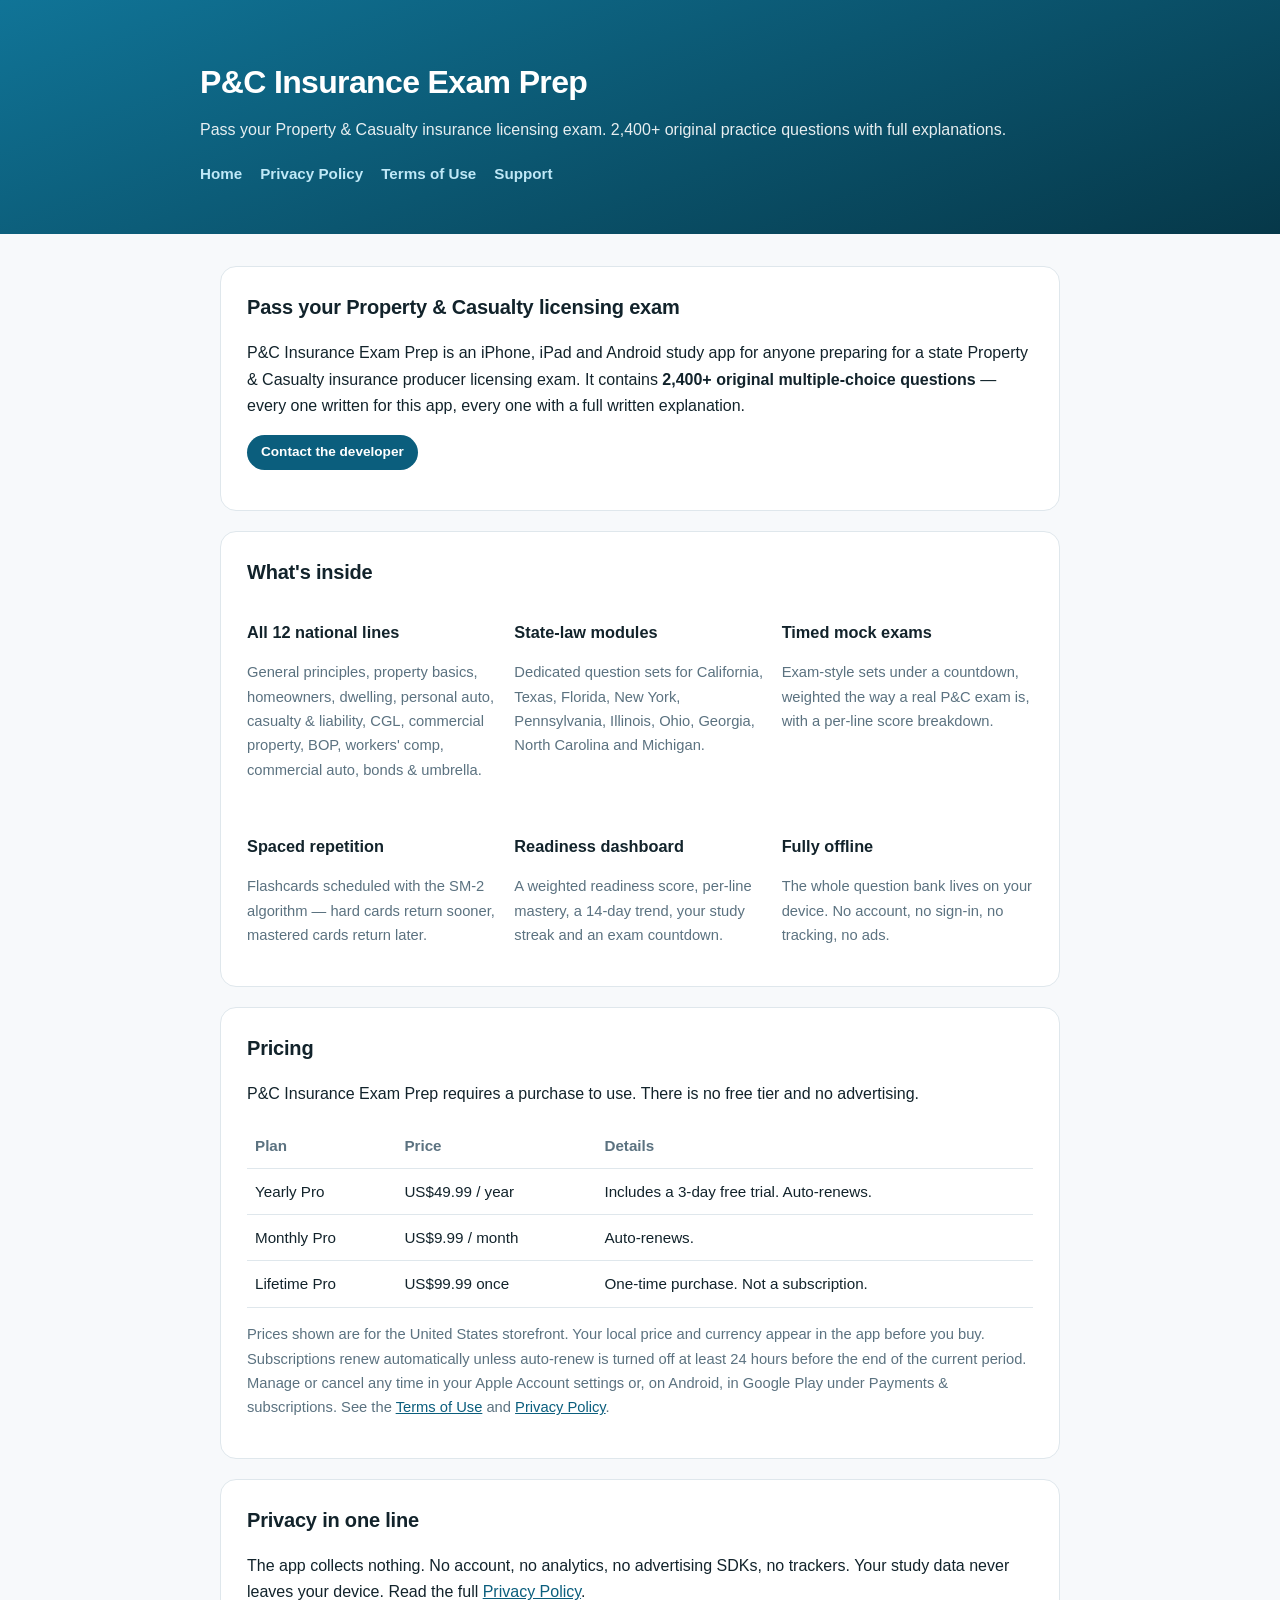
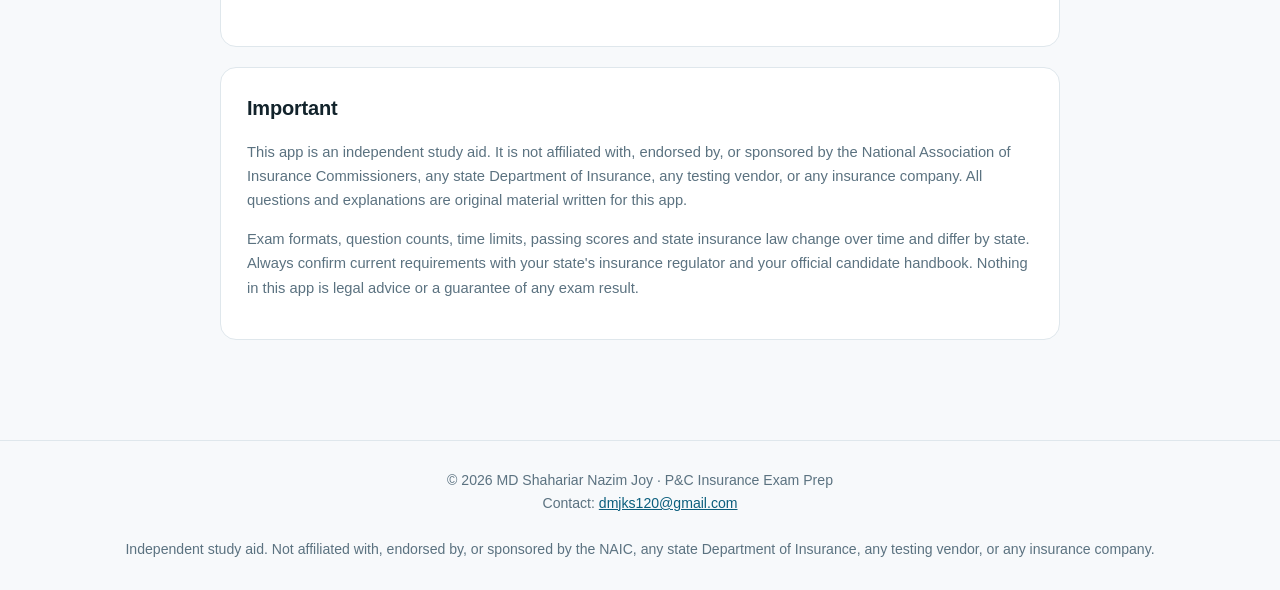
<file: index.html>
<!doctype html>
<html lang="en">
<head>
<meta charset="utf-8">
<meta name="viewport" content="width=device-width,initial-scale=1">
<title>P&amp;C Insurance Exam Prep · P&amp;C Insurance Exam Prep</title>
<meta name="description" content="Pass your Property &amp; Casualty insurance licensing exam. 2,400+ original practice questions with full explanations.">
<link rel="stylesheet" href="style.css">
</head>
<body>
<header><div class="wrap">
<h1>P&amp;C Insurance Exam Prep</h1>
<p>Pass your Property &amp; Casualty insurance licensing exam. 2,400+ original practice questions with full explanations.</p>
<nav>
<a href="index.html">Home</a>
<a href="privacy.html">Privacy Policy</a>
<a href="terms.html">Terms of Use</a>
<a href="support.html">Support</a>
</nav>
</div></header>
<main>
<div class="card">
<h2>Pass your Property &amp; Casualty licensing exam</h2>
<p>P&amp;C Insurance Exam Prep is an iPhone, iPad and Android study app for anyone preparing for a state Property &amp; Casualty insurance producer licensing exam. It contains <strong>2,400+ original multiple-choice questions</strong> — every one written for this app, every one with a full written explanation.</p>
<p><a class="pill" href="mailto:dmjks120@gmail.com">Contact the developer</a></p>
</div>

<div class="card">
<h2>What's inside</h2>
<div class="features">
<div><h3>All 12 national lines</h3><p class="muted">General principles, property basics, homeowners, dwelling, personal auto, casualty &amp; liability, CGL, commercial property, BOP, workers' comp, commercial auto, bonds &amp; umbrella.</p></div>
<div><h3>State-law modules</h3><p class="muted">Dedicated question sets for California, Texas, Florida, New York, Pennsylvania, Illinois, Ohio, Georgia, North Carolina and Michigan.</p></div>
<div><h3>Timed mock exams</h3><p class="muted">Exam-style sets under a countdown, weighted the way a real P&amp;C exam is, with a per-line score breakdown.</p></div>
<div><h3>Spaced repetition</h3><p class="muted">Flashcards scheduled with the SM-2 algorithm — hard cards return sooner, mastered cards return later.</p></div>
<div><h3>Readiness dashboard</h3><p class="muted">A weighted readiness score, per-line mastery, a 14-day trend, your study streak and an exam countdown.</p></div>
<div><h3>Fully offline</h3><p class="muted">The whole question bank lives on your device. No account, no sign-in, no tracking, no ads.</p></div>
</div>
</div>

<div class="card">
<h2>Pricing</h2>
<p>P&amp;C Insurance Exam Prep requires a purchase to use. There is no free tier and no advertising.</p>
<table>
<tr><th>Plan</th><th>Price</th><th>Details</th></tr>
<tr><td>Yearly Pro</td><td>US$49.99 / year</td><td>Includes a 3-day free trial. Auto-renews.</td></tr>
<tr><td>Monthly Pro</td><td>US$9.99 / month</td><td>Auto-renews.</td></tr>
<tr><td>Lifetime Pro</td><td>US$99.99 once</td><td>One-time purchase. Not a subscription.</td></tr>
</table>
<p class="muted">Prices shown are for the United States storefront. Your local price and currency appear in the app before you buy. Subscriptions renew automatically unless auto-renew is turned off at least 24 hours before the end of the current period. Manage or cancel any time in your Apple Account settings or, on Android, in Google Play under Payments &amp; subscriptions. See the <a href="terms.html">Terms of Use</a> and <a href="privacy.html">Privacy Policy</a>.</p>
</div>

<div class="card">
<h2>Privacy in one line</h2>
<p>The app collects nothing. No account, no analytics, no advertising SDKs, no trackers. Your study data never leaves your device. Read the full <a href="privacy.html">Privacy Policy</a>.</p>
</div>

<div class="card">
<h2>Important</h2>
<p class="muted">This app is an independent study aid. It is not affiliated with, endorsed by, or sponsored by the National Association of Insurance Commissioners, any state Department of Insurance, any testing vendor, or any insurance company. All questions and explanations are original material written for this app.</p>
<p class="muted">Exam formats, question counts, time limits, passing scores and state insurance law change over time and differ by state. Always confirm current requirements with your state's insurance regulator and your official candidate handbook. Nothing in this app is legal advice or a guarantee of any exam result.</p>
</div>
</main>
<footer>
© 2026 MD Shahariar Nazim Joy · P&amp;C Insurance Exam Prep<br>
Contact: <a href="mailto:dmjks120@gmail.com">dmjks120@gmail.com</a><br><br>
Independent study aid. Not affiliated with, endorsed by, or sponsored by the NAIC, any state Department of Insurance, any testing vendor, or any insurance company.
</footer>
</body>
</html>
</file>
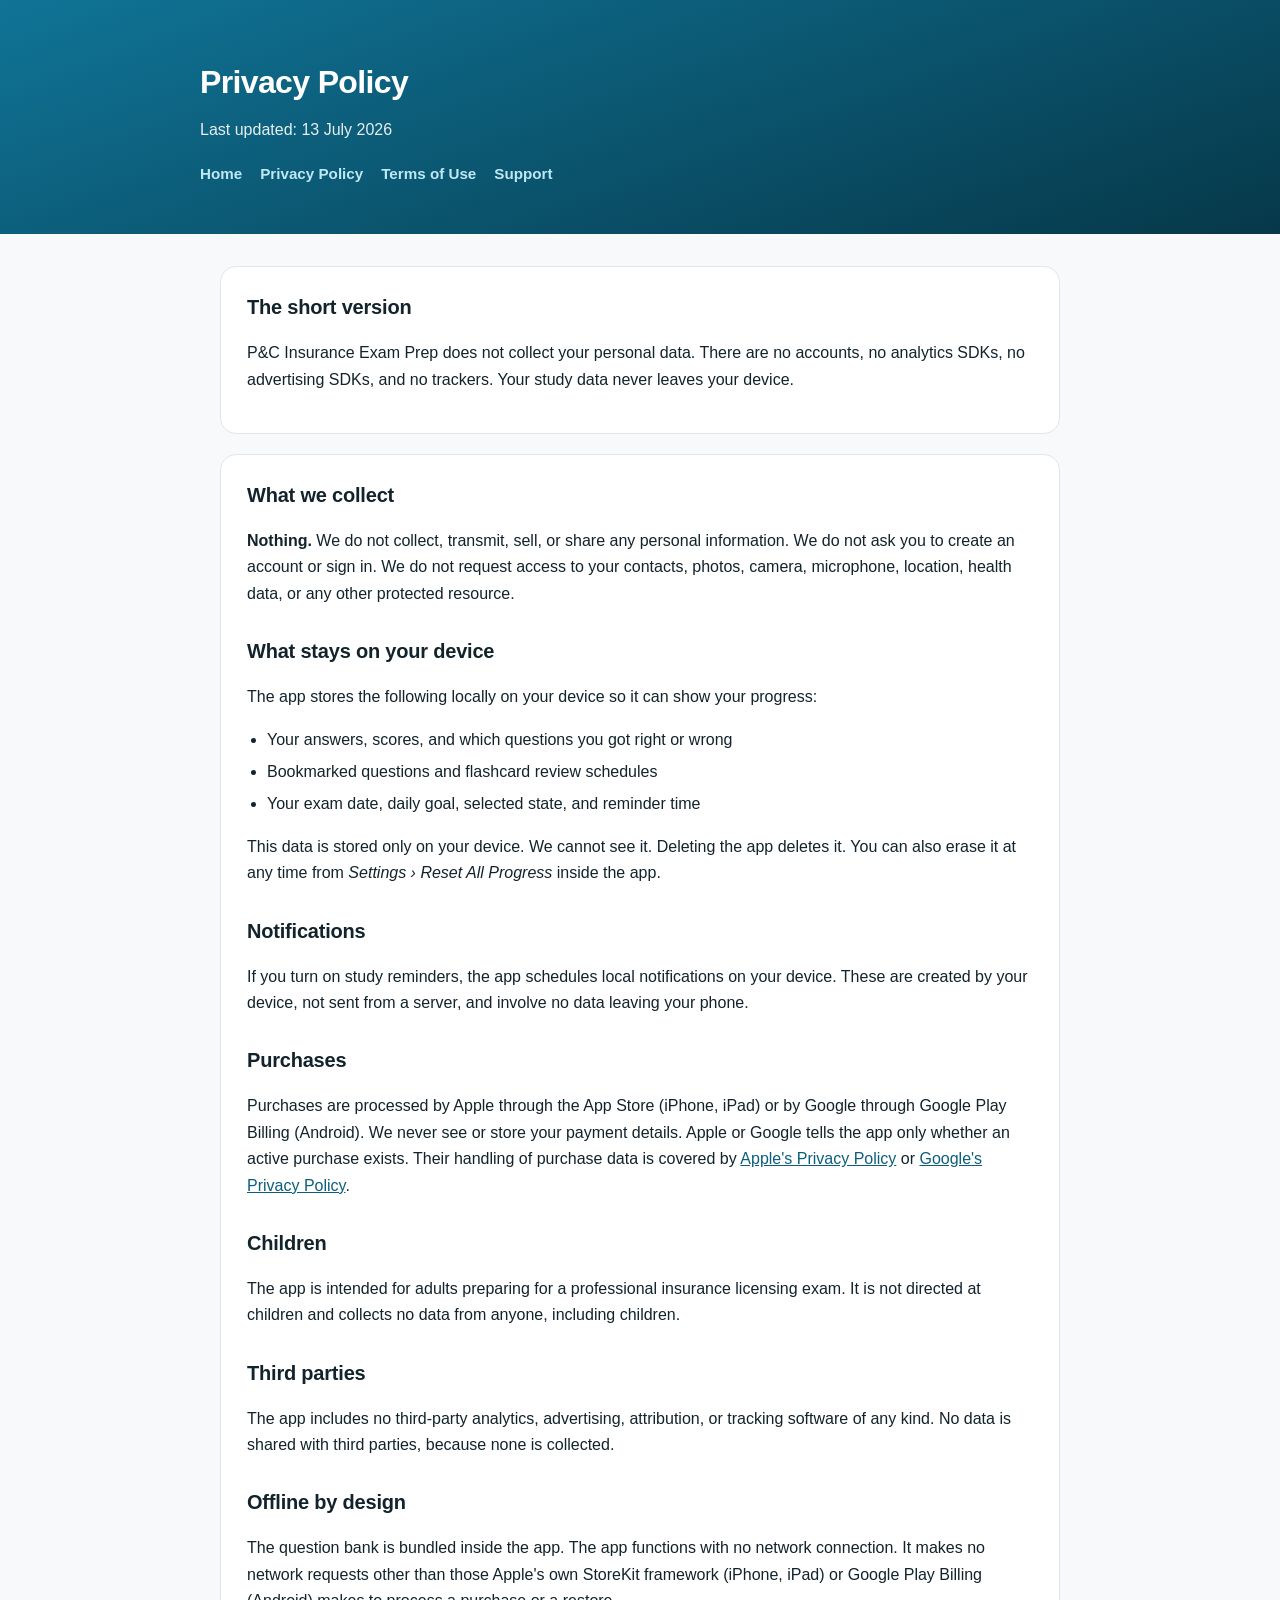
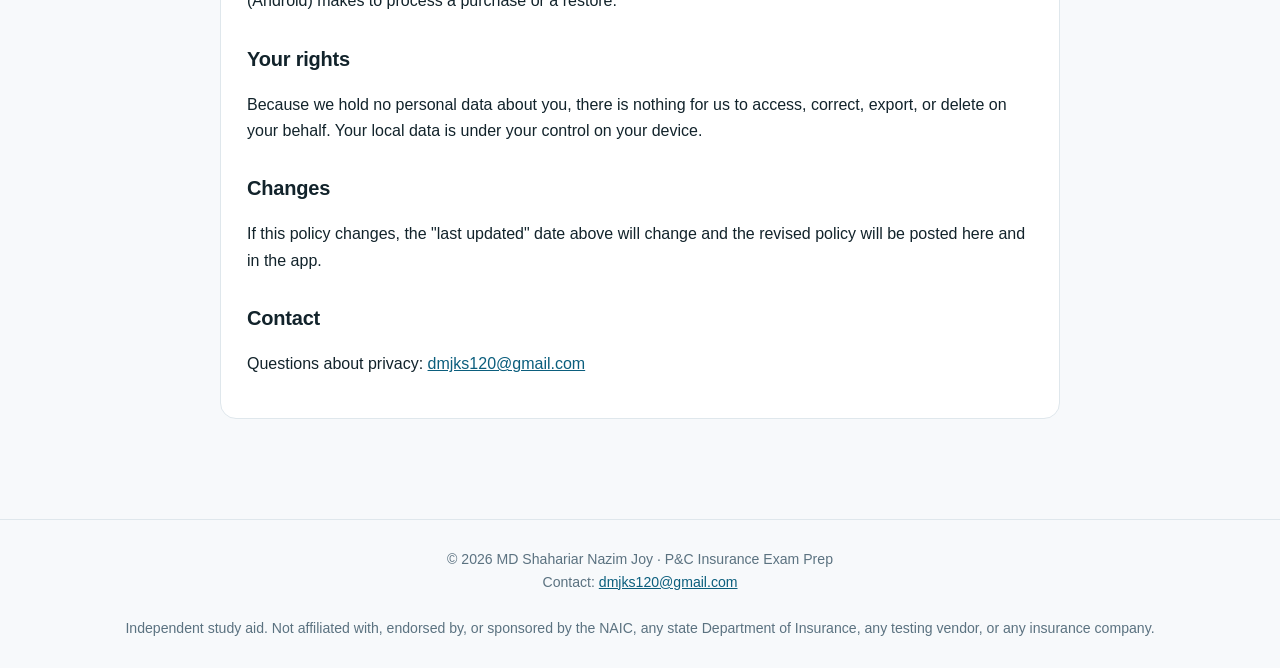
<file: privacy.html>
<!doctype html>
<html lang="en">
<head>
<meta charset="utf-8">
<meta name="viewport" content="width=device-width,initial-scale=1">
<title>Privacy Policy · P&amp;C Insurance Exam Prep</title>
<meta name="description" content="Last updated: 13 July 2026">
<link rel="stylesheet" href="style.css">
</head>
<body>
<header><div class="wrap">
<h1>Privacy Policy</h1>
<p>Last updated: 13 July 2026</p>
<nav>
<a href="index.html">Home</a>
<a href="privacy.html">Privacy Policy</a>
<a href="terms.html">Terms of Use</a>
<a href="support.html">Support</a>
</nav>
</div></header>
<main>
<div class="card">
<h2>The short version</h2>
<p>P&amp;C Insurance Exam Prep does not collect your personal data. There are no accounts, no analytics SDKs, no advertising SDKs, and no trackers. Your study data never leaves your device.</p>
</div>

<div class="card">
<h2>What we collect</h2>
<p><strong>Nothing.</strong> We do not collect, transmit, sell, or share any personal information. We do not ask you to create an account or sign in. We do not request access to your contacts, photos, camera, microphone, location, health data, or any other protected resource.</p>

<h2>What stays on your device</h2>
<p>The app stores the following locally on your device so it can show your progress:</p>
<ul>
<li>Your answers, scores, and which questions you got right or wrong</li>
<li>Bookmarked questions and flashcard review schedules</li>
<li>Your exam date, daily goal, selected state, and reminder time</li>
</ul>
<p>This data is stored only on your device. We cannot see it. Deleting the app deletes it. You can also erase it at any time from <em>Settings › Reset All Progress</em> inside the app.</p>

<h2>Notifications</h2>
<p>If you turn on study reminders, the app schedules local notifications on your device. These are created by your device, not sent from a server, and involve no data leaving your phone.</p>

<h2>Purchases</h2>
<p>Purchases are processed by Apple through the App Store (iPhone, iPad) or by Google through Google Play Billing (Android). We never see or store your payment details. Apple or Google tells the app only whether an active purchase exists. Their handling of purchase data is covered by <a href="https://www.apple.com/legal/privacy/">Apple's Privacy Policy</a> or <a href="https://policies.google.com/privacy">Google's Privacy Policy</a>.</p>

<h2>Children</h2>
<p>The app is intended for adults preparing for a professional insurance licensing exam. It is not directed at children and collects no data from anyone, including children.</p>

<h2>Third parties</h2>
<p>The app includes no third-party analytics, advertising, attribution, or tracking software of any kind. No data is shared with third parties, because none is collected.</p>

<h2>Offline by design</h2>
<p>The question bank is bundled inside the app. The app functions with no network connection. It makes no network requests other than those Apple's own StoreKit framework (iPhone, iPad) or Google Play Billing (Android) makes to process a purchase or a restore.</p>

<h2>Your rights</h2>
<p>Because we hold no personal data about you, there is nothing for us to access, correct, export, or delete on your behalf. Your local data is under your control on your device.</p>

<h2>Changes</h2>
<p>If this policy changes, the "last updated" date above will change and the revised policy will be posted here and in the app.</p>

<h2>Contact</h2>
<p>Questions about privacy: <a href="mailto:dmjks120@gmail.com">dmjks120@gmail.com</a></p>
</div>
</main>
<footer>
© 2026 MD Shahariar Nazim Joy · P&amp;C Insurance Exam Prep<br>
Contact: <a href="mailto:dmjks120@gmail.com">dmjks120@gmail.com</a><br><br>
Independent study aid. Not affiliated with, endorsed by, or sponsored by the NAIC, any state Department of Insurance, any testing vendor, or any insurance company.
</footer>
</body>
</html>
</file>
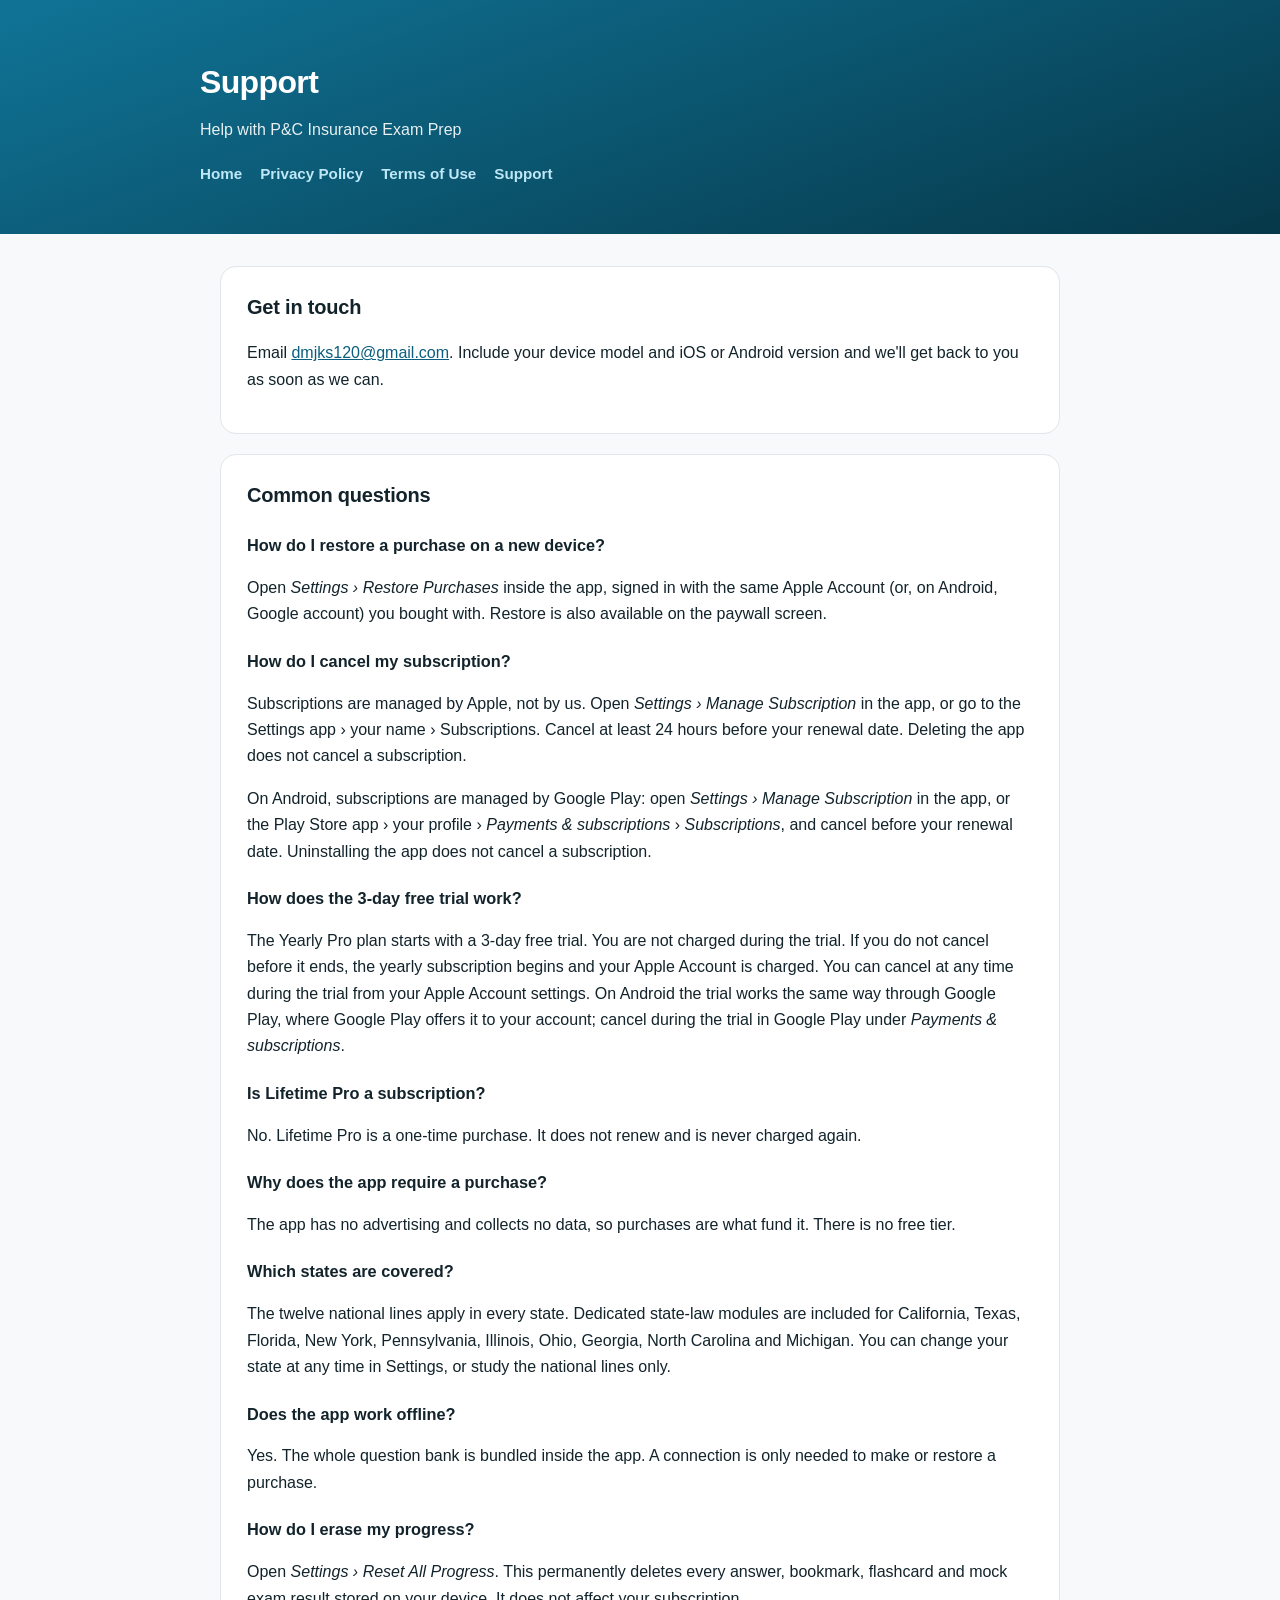
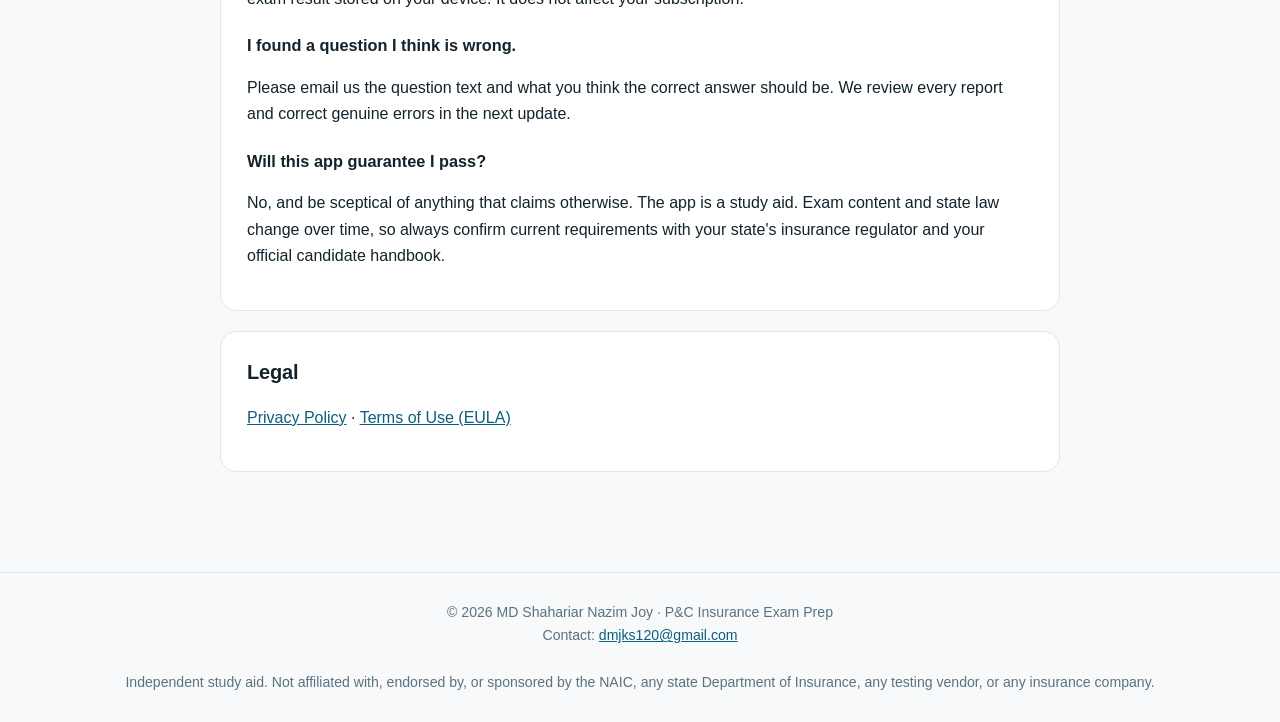
<file: support.html>
<!doctype html>
<html lang="en">
<head>
<meta charset="utf-8">
<meta name="viewport" content="width=device-width,initial-scale=1">
<title>Support · P&amp;C Insurance Exam Prep</title>
<meta name="description" content="Help with P&amp;C Insurance Exam Prep">
<link rel="stylesheet" href="style.css">
</head>
<body>
<header><div class="wrap">
<h1>Support</h1>
<p>Help with P&amp;C Insurance Exam Prep</p>
<nav>
<a href="index.html">Home</a>
<a href="privacy.html">Privacy Policy</a>
<a href="terms.html">Terms of Use</a>
<a href="support.html">Support</a>
</nav>
</div></header>
<main>
<div class="card">
<h2>Get in touch</h2>
<p>Email <a href="mailto:dmjks120@gmail.com">dmjks120@gmail.com</a>. Include your device model and iOS or Android version and we'll get back to you as soon as we can.</p>
</div>

<div class="card">
<h2>Common questions</h2>

<h3>How do I restore a purchase on a new device?</h3>
<p>Open <em>Settings › Restore Purchases</em> inside the app, signed in with the same Apple Account (or, on Android, Google account) you bought with. Restore is also available on the paywall screen.</p>

<h3>How do I cancel my subscription?</h3>
<p>Subscriptions are managed by Apple, not by us. Open <em>Settings › Manage Subscription</em> in the app, or go to the Settings app › your name › Subscriptions. Cancel at least 24 hours before your renewal date. Deleting the app does not cancel a subscription.</p>
<p>On Android, subscriptions are managed by Google Play: open <em>Settings › Manage Subscription</em> in the app, or the Play Store app › your profile › <em>Payments &amp; subscriptions</em> › <em>Subscriptions</em>, and cancel before your renewal date. Uninstalling the app does not cancel a subscription.</p>

<h3>How does the 3-day free trial work?</h3>
<p>The Yearly Pro plan starts with a 3-day free trial. You are not charged during the trial. If you do not cancel before it ends, the yearly subscription begins and your Apple Account is charged. You can cancel at any time during the trial from your Apple Account settings. On Android the trial works the same way through Google Play, where Google Play offers it to your account; cancel during the trial in Google Play under <em>Payments &amp; subscriptions</em>.</p>

<h3>Is Lifetime Pro a subscription?</h3>
<p>No. Lifetime Pro is a one-time purchase. It does not renew and is never charged again.</p>

<h3>Why does the app require a purchase?</h3>
<p>The app has no advertising and collects no data, so purchases are what fund it. There is no free tier.</p>

<h3>Which states are covered?</h3>
<p>The twelve national lines apply in every state. Dedicated state-law modules are included for California, Texas, Florida, New York, Pennsylvania, Illinois, Ohio, Georgia, North Carolina and Michigan. You can change your state at any time in Settings, or study the national lines only.</p>

<h3>Does the app work offline?</h3>
<p>Yes. The whole question bank is bundled inside the app. A connection is only needed to make or restore a purchase.</p>

<h3>How do I erase my progress?</h3>
<p>Open <em>Settings › Reset All Progress</em>. This permanently deletes every answer, bookmark, flashcard and mock exam result stored on your device. It does not affect your subscription.</p>

<h3>I found a question I think is wrong.</h3>
<p>Please email us the question text and what you think the correct answer should be. We review every report and correct genuine errors in the next update.</p>

<h3>Will this app guarantee I pass?</h3>
<p>No, and be sceptical of anything that claims otherwise. The app is a study aid. Exam content and state law change over time, so always confirm current requirements with your state's insurance regulator and your official candidate handbook.</p>
</div>

<div class="card">
<h2>Legal</h2>
<p><a href="privacy.html">Privacy Policy</a> · <a href="terms.html">Terms of Use (EULA)</a></p>
</div>
</main>
<footer>
© 2026 MD Shahariar Nazim Joy · P&amp;C Insurance Exam Prep<br>
Contact: <a href="mailto:dmjks120@gmail.com">dmjks120@gmail.com</a><br><br>
Independent study aid. Not affiliated with, endorsed by, or sponsored by the NAIC, any state Department of Insurance, any testing vendor, or any insurance company.
</footer>
</body>
</html>
</file>
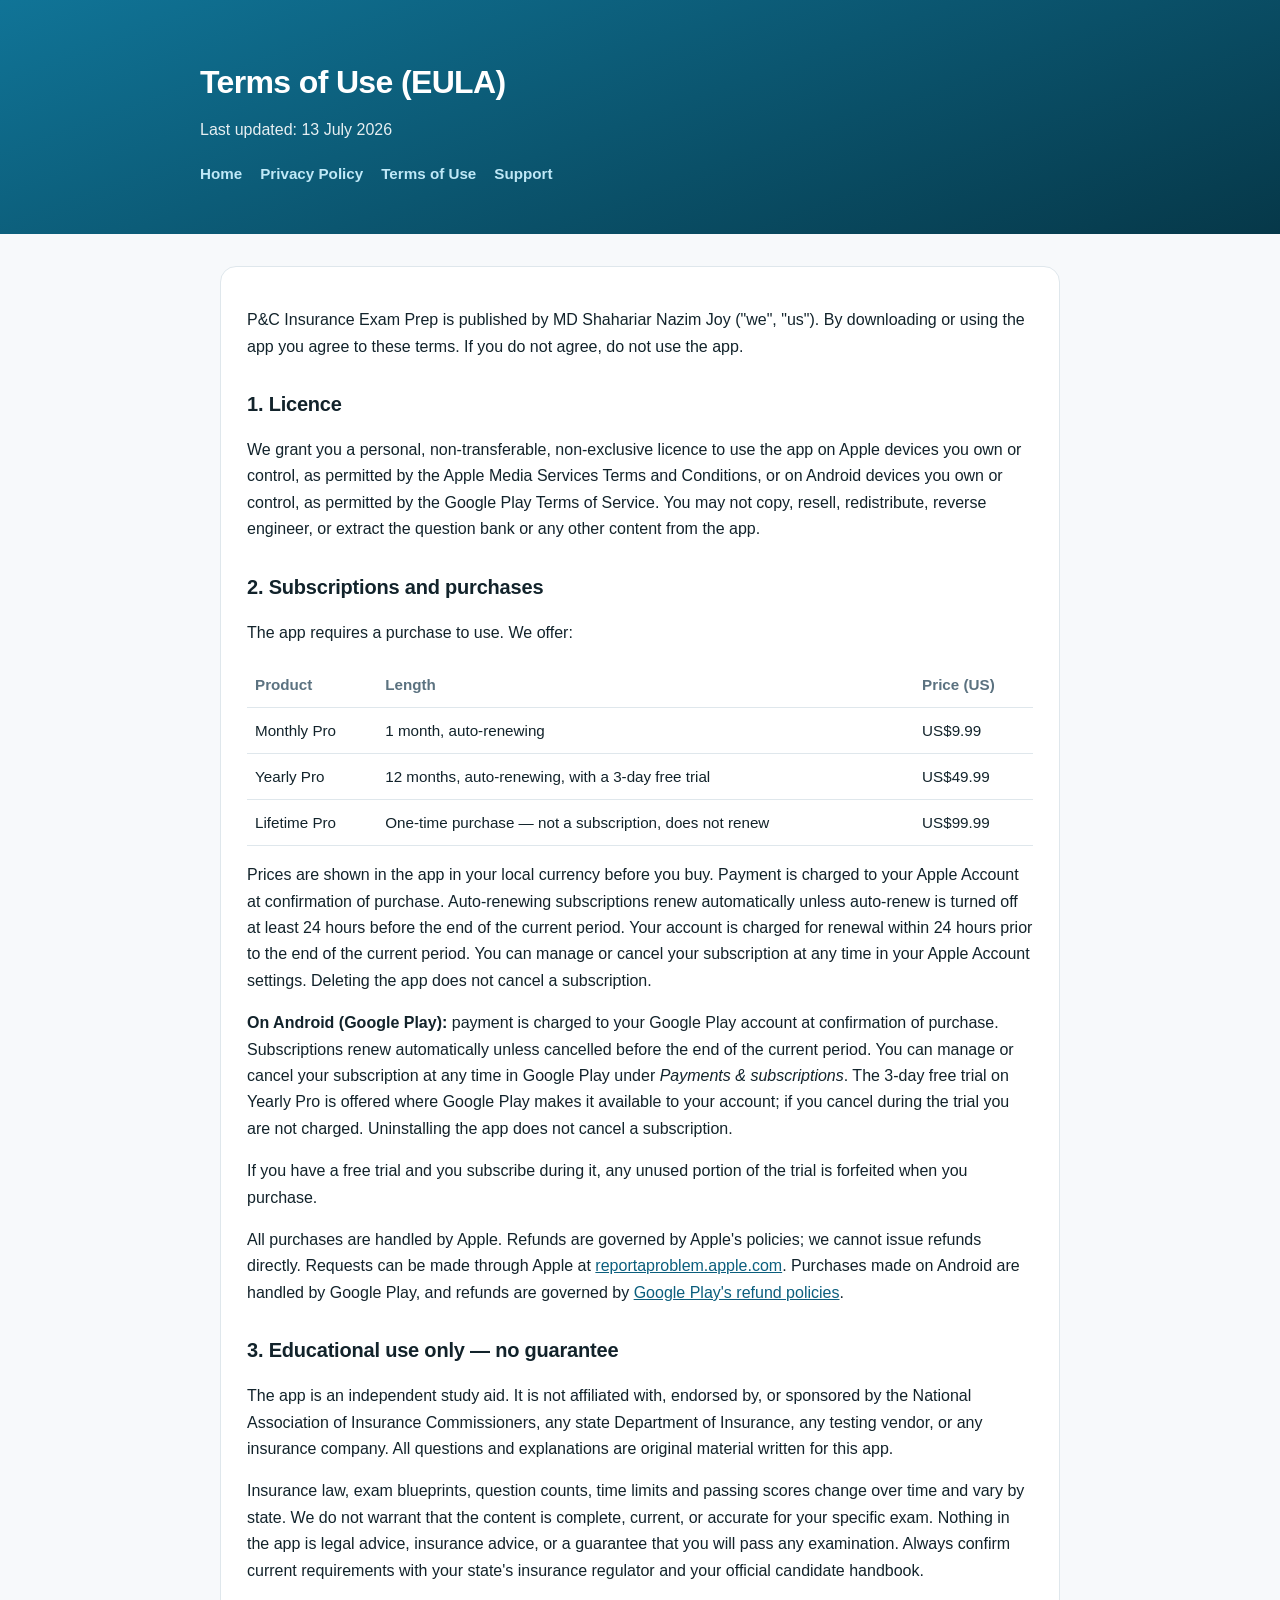
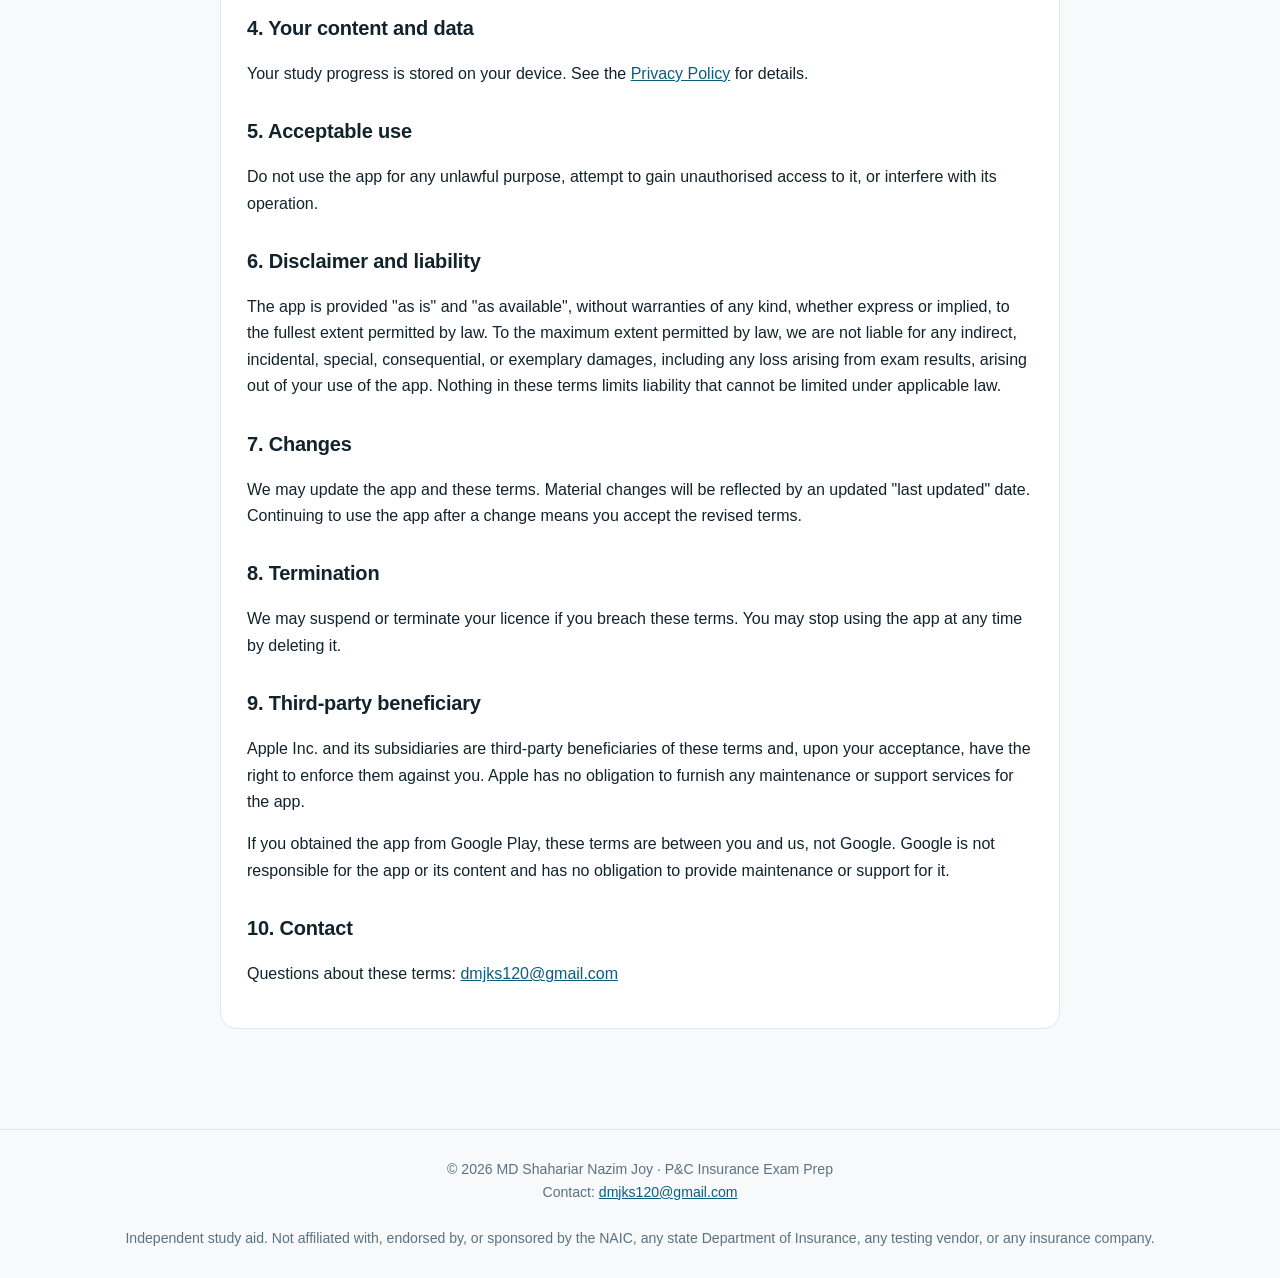
<file: terms.html>
<!doctype html>
<html lang="en">
<head>
<meta charset="utf-8">
<meta name="viewport" content="width=device-width,initial-scale=1">
<title>Terms of Use (EULA) · P&amp;C Insurance Exam Prep</title>
<meta name="description" content="Last updated: 13 July 2026">
<link rel="stylesheet" href="style.css">
</head>
<body>
<header><div class="wrap">
<h1>Terms of Use (EULA)</h1>
<p>Last updated: 13 July 2026</p>
<nav>
<a href="index.html">Home</a>
<a href="privacy.html">Privacy Policy</a>
<a href="terms.html">Terms of Use</a>
<a href="support.html">Support</a>
</nav>
</div></header>
<main>
<div class="card">
<p>P&amp;C Insurance Exam Prep is published by MD Shahariar Nazim Joy ("we", "us"). By downloading or using the app you agree to these terms. If you do not agree, do not use the app.</p>

<h2>1. Licence</h2>
<p>We grant you a personal, non-transferable, non-exclusive licence to use the app on Apple devices you own or control, as permitted by the Apple Media Services Terms and Conditions, or on Android devices you own or control, as permitted by the Google Play Terms of Service. You may not copy, resell, redistribute, reverse engineer, or extract the question bank or any other content from the app.</p>

<h2>2. Subscriptions and purchases</h2>
<p>The app requires a purchase to use. We offer:</p>
<table>
<tr><th>Product</th><th>Length</th><th>Price (US)</th></tr>
<tr><td>Monthly Pro</td><td>1 month, auto-renewing</td><td>US$9.99</td></tr>
<tr><td>Yearly Pro</td><td>12 months, auto-renewing, with a 3-day free trial</td><td>US$49.99</td></tr>
<tr><td>Lifetime Pro</td><td>One-time purchase — not a subscription, does not renew</td><td>US$99.99</td></tr>
</table>
<p>Prices are shown in the app in your local currency before you buy. Payment is charged to your Apple Account at confirmation of purchase. Auto-renewing subscriptions renew automatically unless auto-renew is turned off at least 24 hours before the end of the current period. Your account is charged for renewal within 24 hours prior to the end of the current period. You can manage or cancel your subscription at any time in your Apple Account settings. Deleting the app does not cancel a subscription.</p>
<p><strong>On Android (Google Play):</strong> payment is charged to your Google Play account at confirmation of purchase. Subscriptions renew automatically unless cancelled before the end of the current period. You can manage or cancel your subscription at any time in Google Play under <em>Payments &amp; subscriptions</em>. The 3-day free trial on Yearly Pro is offered where Google Play makes it available to your account; if you cancel during the trial you are not charged. Uninstalling the app does not cancel a subscription.</p>
<p>If you have a free trial and you subscribe during it, any unused portion of the trial is forfeited when you purchase.</p>
<p>All purchases are handled by Apple. Refunds are governed by Apple's policies; we cannot issue refunds directly. Requests can be made through Apple at <a href="https://reportaproblem.apple.com">reportaproblem.apple.com</a>. Purchases made on Android are handled by Google Play, and refunds are governed by <a href="https://support.google.com/googleplay/answer/2479637">Google Play's refund policies</a>.</p>

<h2>3. Educational use only — no guarantee</h2>
<p>The app is an independent study aid. It is not affiliated with, endorsed by, or sponsored by the National Association of Insurance Commissioners, any state Department of Insurance, any testing vendor, or any insurance company. All questions and explanations are original material written for this app.</p>
<p>Insurance law, exam blueprints, question counts, time limits and passing scores change over time and vary by state. We do not warrant that the content is complete, current, or accurate for your specific exam. Nothing in the app is legal advice, insurance advice, or a guarantee that you will pass any examination. Always confirm current requirements with your state's insurance regulator and your official candidate handbook.</p>

<h2>4. Your content and data</h2>
<p>Your study progress is stored on your device. See the <a href="privacy.html">Privacy Policy</a> for details.</p>

<h2>5. Acceptable use</h2>
<p>Do not use the app for any unlawful purpose, attempt to gain unauthorised access to it, or interfere with its operation.</p>

<h2>6. Disclaimer and liability</h2>
<p>The app is provided "as is" and "as available", without warranties of any kind, whether express or implied, to the fullest extent permitted by law. To the maximum extent permitted by law, we are not liable for any indirect, incidental, special, consequential, or exemplary damages, including any loss arising from exam results, arising out of your use of the app. Nothing in these terms limits liability that cannot be limited under applicable law.</p>

<h2>7. Changes</h2>
<p>We may update the app and these terms. Material changes will be reflected by an updated "last updated" date. Continuing to use the app after a change means you accept the revised terms.</p>

<h2>8. Termination</h2>
<p>We may suspend or terminate your licence if you breach these terms. You may stop using the app at any time by deleting it.</p>

<h2>9. Third-party beneficiary</h2>
<p>Apple Inc. and its subsidiaries are third-party beneficiaries of these terms and, upon your acceptance, have the right to enforce them against you. Apple has no obligation to furnish any maintenance or support services for the app.</p>
<p>If you obtained the app from Google Play, these terms are between you and us, not Google. Google is not responsible for the app or its content and has no obligation to provide maintenance or support for it.</p>

<h2>10. Contact</h2>
<p>Questions about these terms: <a href="mailto:dmjks120@gmail.com">dmjks120@gmail.com</a></p>
</div>
</main>
<footer>
© 2026 MD Shahariar Nazim Joy · P&amp;C Insurance Exam Prep<br>
Contact: <a href="mailto:dmjks120@gmail.com">dmjks120@gmail.com</a><br><br>
Independent study aid. Not affiliated with, endorsed by, or sponsored by the NAIC, any state Department of Insurance, any testing vendor, or any insurance company.
</footer>
</body>
</html>
</file>
<file: style.css>
:root{--bg:#f7f9fb;--card:#fff;--ink:#12232b;--muted:#5b7280;--accent:#0b5e7d;--line:#dfe7ec}
@media(prefers-color-scheme:dark){:root{--bg:#0e1418;--card:#161f25;--ink:#eaf2f6;--muted:#9fb3bf;--accent:#5ac8e8;--line:#26343d}}
*{box-sizing:border-box}
body{margin:0;background:var(--bg);color:var(--ink);font:16px/1.65 -apple-system,BlinkMacSystemFont,"Segoe UI",Roboto,Helvetica,Arial,sans-serif}
header{background:linear-gradient(160deg,#10749 7,#063849);background:linear-gradient(160deg,#107497,#063849);color:#fff;padding:56px 20px 48px}
header .wrap{max-width:880px;margin:0 auto}
header h1{margin:0 0 8px;font-size:2rem;letter-spacing:-.02em}
header p{margin:0;opacity:.9}
header a{color:#bfe8f7}
main{max-width:880px;margin:0 auto;padding:32px 20px 80px}
.card{background:var(--card);border:1px solid var(--line);border-radius:16px;padding:24px 26px;margin:0 0 20px}
h2{font-size:1.25rem;margin:28px 0 10px;letter-spacing:-.01em}
h2:first-child{margin-top:0}
h3{font-size:1.02rem;margin:20px 0 6px}
a{color:var(--accent)}
ul{padding-left:20px}
li{margin:6px 0}
.muted{color:var(--muted);font-size:.92rem}
nav{display:flex;gap:18px;flex-wrap:wrap;margin-top:18px}
nav a{color:#bfe8f7;text-decoration:none;font-weight:600;font-size:.95rem}
nav a:hover{text-decoration:underline}
footer{border-top:1px solid var(--line);padding:28px 20px;text-align:center;color:var(--muted);font-size:.88rem}
table{width:100%;border-collapse:collapse;margin:12px 0}
th,td{text-align:left;padding:10px 8px;border-bottom:1px solid var(--line);font-size:.95rem}
th{color:var(--muted);font-weight:600}
.pill{display:inline-block;background:var(--accent);color:#fff;padding:6px 14px;border-radius:999px;font-size:.85rem;font-weight:600;text-decoration:none}
@media(prefers-color-scheme:dark){.pill{color:#06222c}}
.features{display:grid;grid-template-columns:repeat(auto-fit,minmax(230px,1fr));gap:16px;margin-top:8px}
</file>
